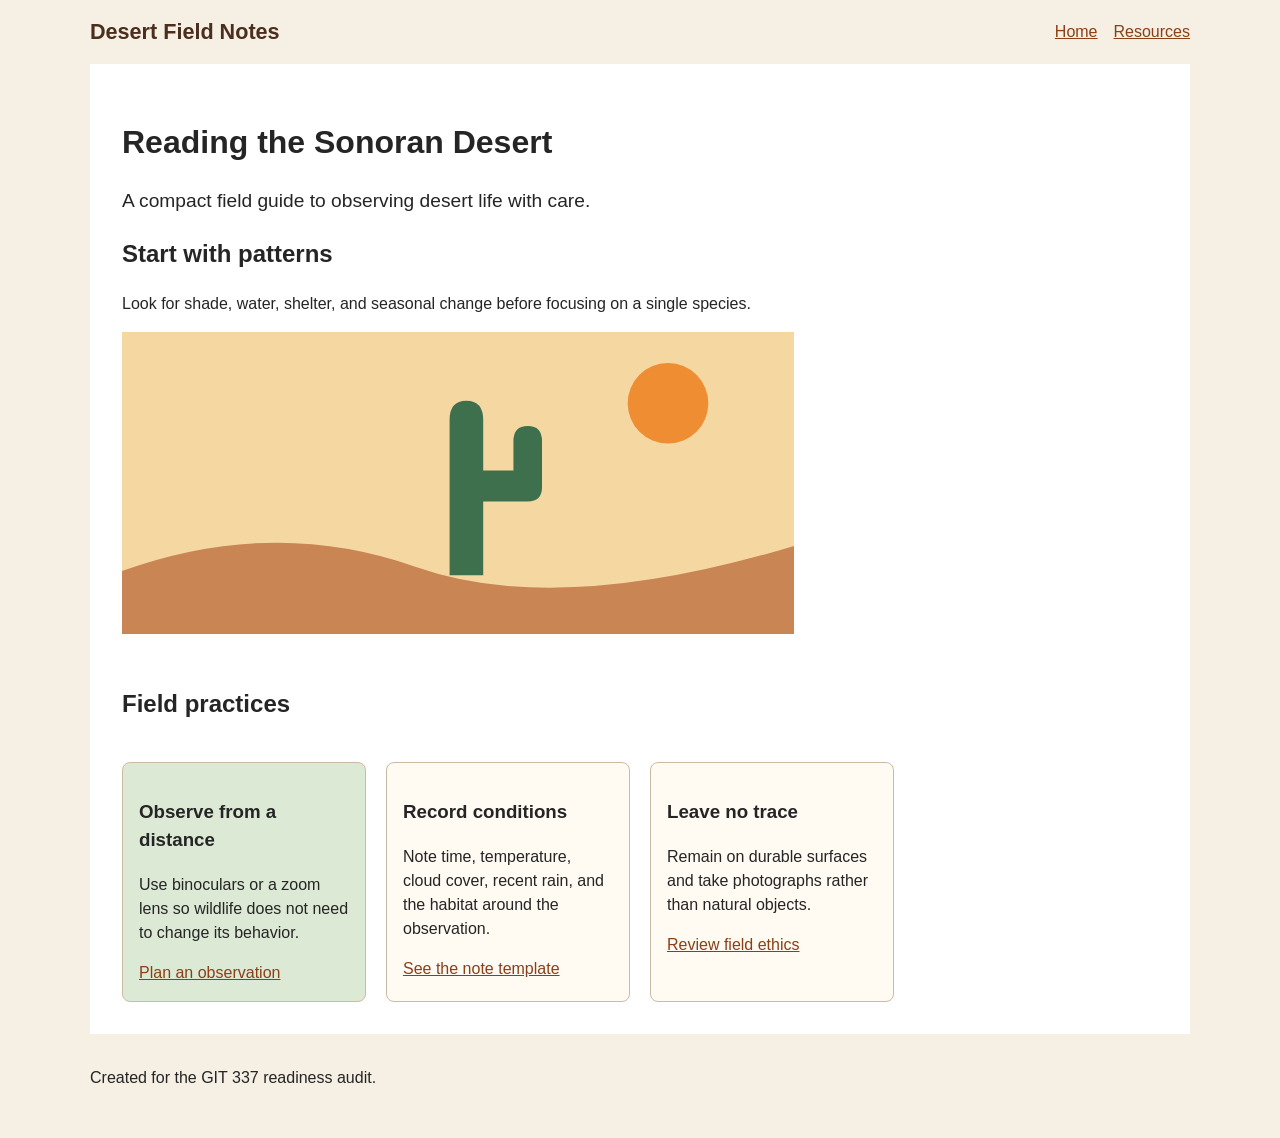
<file: index.html>
<!doctype html>
<html lang="en">
  <head>
    <meta charset="utf-8" />
    <meta name="viewport" content="width=device-width, initial-scale=1" />
    <title>Desert Field Notes</title>
    <link rel="stylesheet" href="css/styles.css" />
  </head>
  <body>
    <header class="site-header">
      <a class="site-name" href="index.html">Desert Field Notes</a>
      <nav aria-label="Primary navigation">
        <ul class="nav-list">
          <li><a href="index.html">Home</a></li>
          <li><a href="./pages/resources.html">Resources</a></li>
        </ul>
      </nav>
    </header>

    <main>
      <h1>Reading the Sonoran Desert</h1>
      <p class="lede">
        A compact field guide to observing desert life with care.
      </p>

      <section class="intro">
        <h2>Start with patterns</h2>
        <p>
          Look for shade, water, shelter, and seasonal change before focusing on
          a single species.
        </p>
        <img
          src="images/saguaro-study.svg"
          alt="green cactus in a desert landscape with sandy hills and an orange sun"
        />
      </section>

      <section class="cards" aria-labelledby="field-practices">
        <h2 id="field-practices">Field practices</h2>
        <article class="card featured" id="featured-card">
          <h3>Observe from a distance</h3>
          <p>
            Use binoculars or a zoom lens so wildlife does not need to change
            its behavior.
          </p>
          <a href="pages/resources.html">Plan an observation</a>
        </article>
        <article class="card">
          <h3>Record conditions</h3>
          <p>
            Note time, temperature, cloud cover, recent rain, and the habitat
            around the observation.
          </p>
          <a href="pages/resources.html#notes">See the note template</a>
        </article>
        <article class="card">
          <h3>Leave no trace</h3>
          <p>
            Remain on durable surfaces and take photographs rather than natural
            objects.
          </p>
          <a href="pages/resources.html#ethics">Review field ethics</a>
        </article>
      </section>
    </main>

    <footer>
      <p>Created for the GIT 337 readiness audit.</p>
    </footer>
  </body>
</html>
</file>
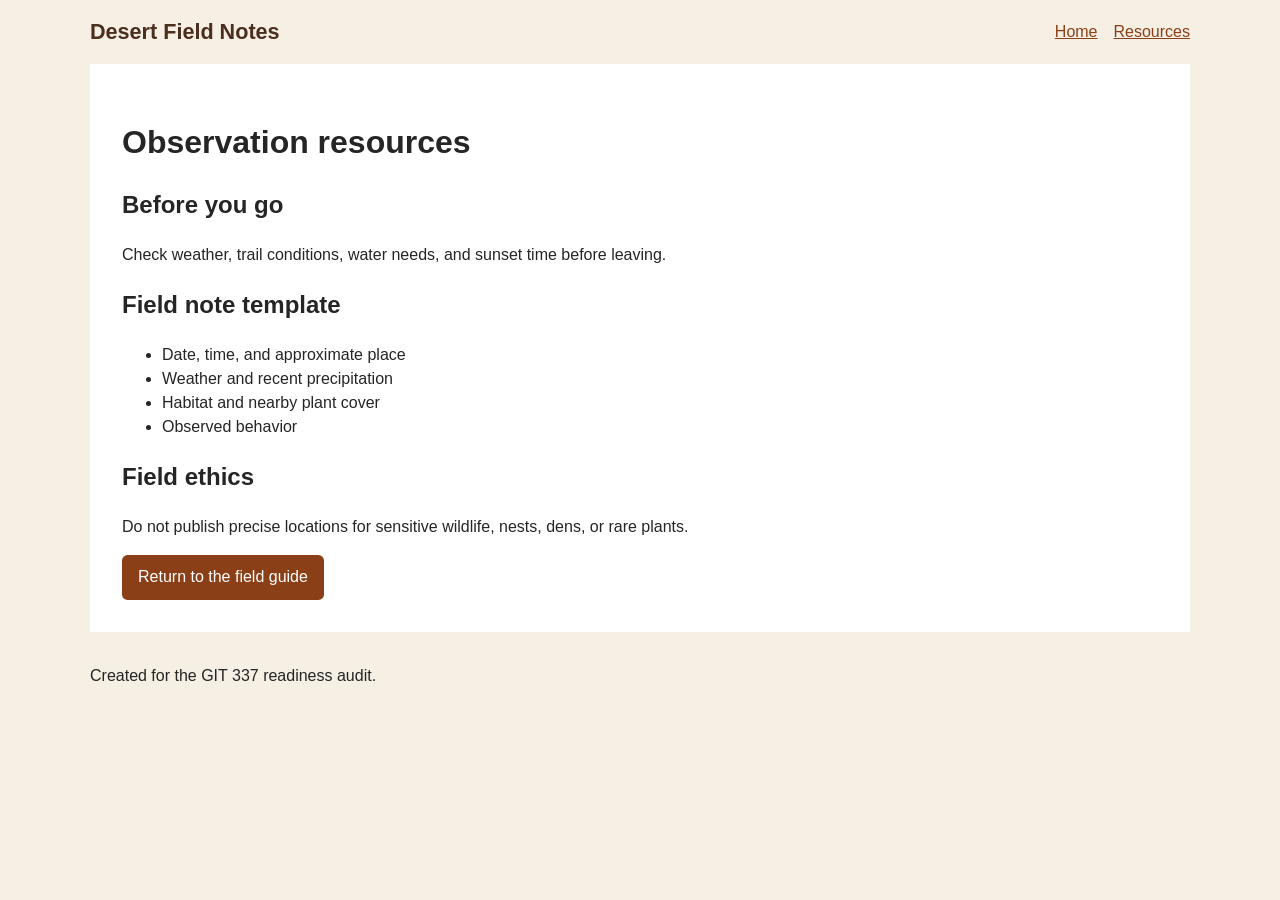
<file: pages/resources.html>
<!doctype html>
<html lang="en">
  <head>
    <meta charset="utf-8" />
    <meta name="viewport" content="width=device-width, initial-scale=1" />
    <title>Resources | Desert Field Notes</title>
    <link rel="stylesheet" href="../css/styles.css" />
  </head>
  <body>
    <header class="site-header">
      <a class="site-name" href="../index.html">Desert Field Notes</a>
      <nav aria-label="Primary navigation">
        <ul class="nav-list">
          <li><a href="../index.html">Home</a></li>
          <li><a href="resources.html">Resources</a></li>
        </ul>
      </nav>
    </header>

    <main>
      <h1>Observation resources</h1>
      <section>
        <h2>Before you go</h2>
        <p>
          Check weather, trail conditions, water needs, and sunset time before
          leaving.
        </p>
      </section>

      <section id="notes">
        <h2>Field note template</h2>
        <ul>
          <li>Date, time, and approximate place</li>
          <li>Weather and recent precipitation</li>
          <li>Habitat and nearby plant cover</li>
          <li>Observed behavior</li>
        </ul>
      </section>

      <section id="ethics">
        <h2>Field ethics</h2>
        <p>
          Do not publish precise locations for sensitive wildlife, nests, dens,
          or rare plants.
        </p>
        <a class="button" href="../index.html">Return to the field guide</a>
      </section>
    </main>

    <footer>
      <p>Created for the GIT 337 readiness audit.</p>
    </footer>
  </body>
</html>
</file>
<file: css/styles.css>
* {
  box-sizing: border-box;
}

body {
  margin: 0;
  color: #252525;
  background: #f5efe4;
  font-family: Arial, Helvetica, sans-serif;
  line-height: 1.5;
}

a {
  color: #8b3f16;
}

a:focus {
  outline: 4px solid #111110;
}

.site-header,
main,
footer {
  width: 100%;
  max-width: 1100px;
  margin-inline: auto;
}

.site-header {
  display: flex;
  align-items: center;
  justify-content: space-between;
  padding-block: 1rem;
}

.site-name {
  color: #4b2e1d;
  font-size: 1.35rem;
  font-weight: 700;
  text-decoration: none;
}

.nav-list {
  display: flex;
  gap: 1rem;
  margin: 0;
  padding: 0;
  list-style: none;
}

main {
  padding: 2rem;
  background: #fff;
}

.lede {
  max-width: 60ch;
  font-size: 1.2rem;
}

.intro img {
  display: block;
  width: 100%;
  max-width: 42rem;
  height: auto;
}

.cards {
  display: grid;
  grid-template-columns: repeat(auto-fit, minmax(15rem, 1fr));
  gap: 1.25rem;
  margin-top: 2rem;
}

.cards > h2 {
  grid-column: 1 / -1;
}

.card {
  padding: 1rem;
  border: 1px solid #cbbba5;
  border-radius: 0.5rem;
  background: #fffaf2;
}

.featured {
  background: #dce9d5;
}

.button {
  display: inline-block;
  padding: 0.65rem 1rem;
  color: white;
  background: #8b3f16;
  border-radius: 0.35rem;
  text-decoration: none;
}

footer {
  padding-block: 1rem 2rem;
}

@media (min-width: 500px) and (max-width: 700px) {
  .site-header {
    flex-direction: column;
    align-items: flex-start;
  }

  .cards {
    grid-template-columns: 1fr;
  }
}
</file>
